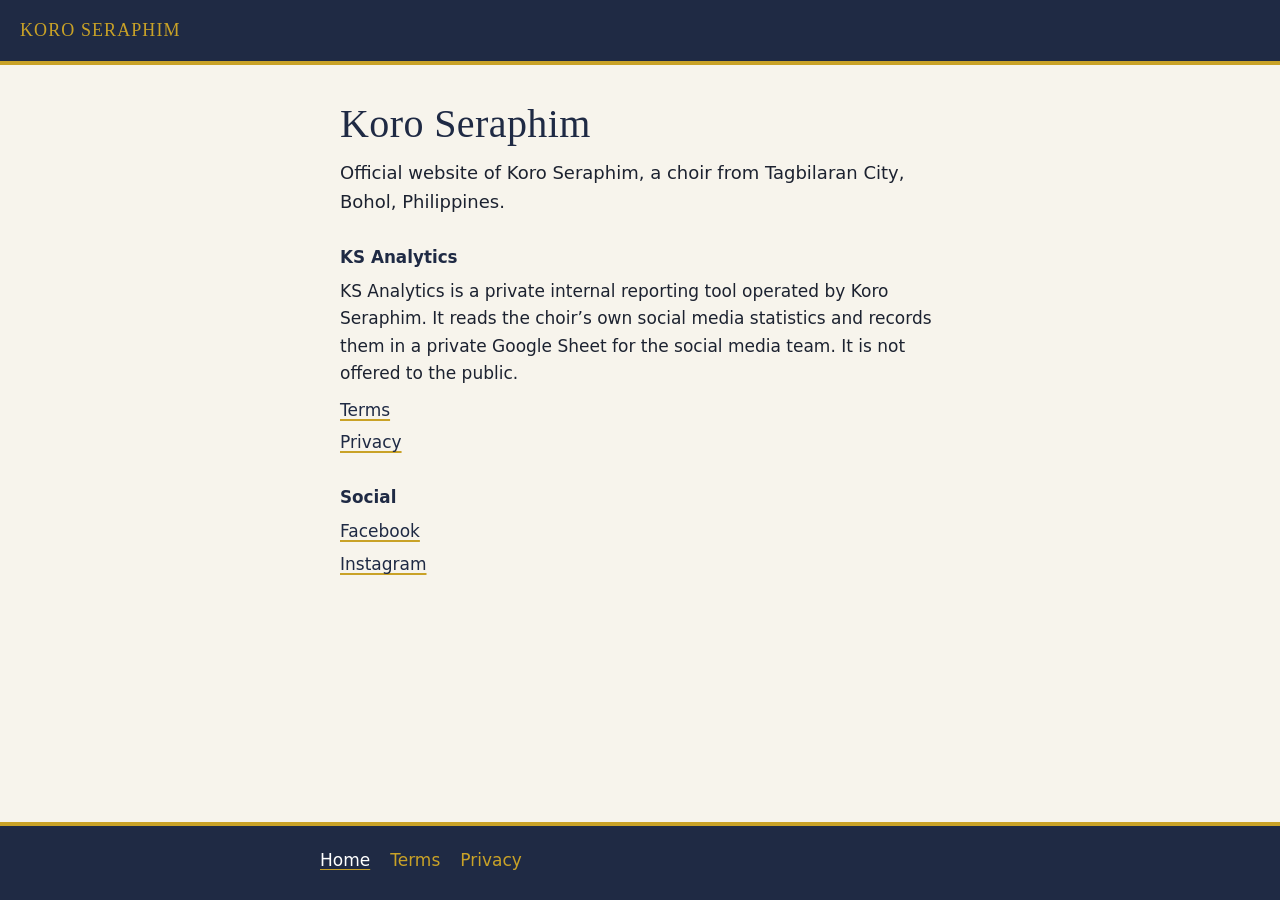
<file: index.html>
<!DOCTYPE html>
<html lang="en">
<head>
  <meta charset="utf-8">
  <meta name="viewport" content="width=device-width, initial-scale=1">
  <meta name="robots" content="noindex, nofollow">
  <title>Koro Seraphim</title>
  <meta name="description" content="Official website of Koro Seraphim, a choir from Tagbilaran City, Bohol, Philippines.">
  <link rel="stylesheet" href="styles.css">
</head>
<body>
  <header class="site-header">
    <a class="wordmark" href="index.html">Koro Seraphim</a>
  </header>

  <main>
    <h1>Koro Seraphim</h1>
    <p class="lede">Official website of Koro Seraphim, a choir from Tagbilaran City, Bohol, Philippines.</p>

    <section>
      <h2>KS Analytics</h2>
      <p>KS Analytics is a private internal reporting tool operated by Koro Seraphim. It reads the choir’s own social media statistics and records them in a private Google Sheet for the social media team. It is not offered to the public.</p>
      <ul class="links">
        <li><a href="terms.html">Terms</a></li>
        <li><a href="privacy.html">Privacy</a></li>
      </ul>
    </section>

    <section>
      <h2>Social</h2>
      <ul class="social">
        <li><a href="https://www.facebook.com/koroseraphim">Facebook</a></li>
        <li><a href="https://www.instagram.com/koroseraphimofficial/">Instagram</a></li>
      </ul>
    </section>
  </main>

  <footer class="site-footer">
    <nav aria-label="Site">
      <a href="index.html" aria-current="page">Home</a>
      <a href="terms.html">Terms</a>
      <a href="privacy.html">Privacy</a>
    </nav>
  </footer>
</body>
</html>
</file>
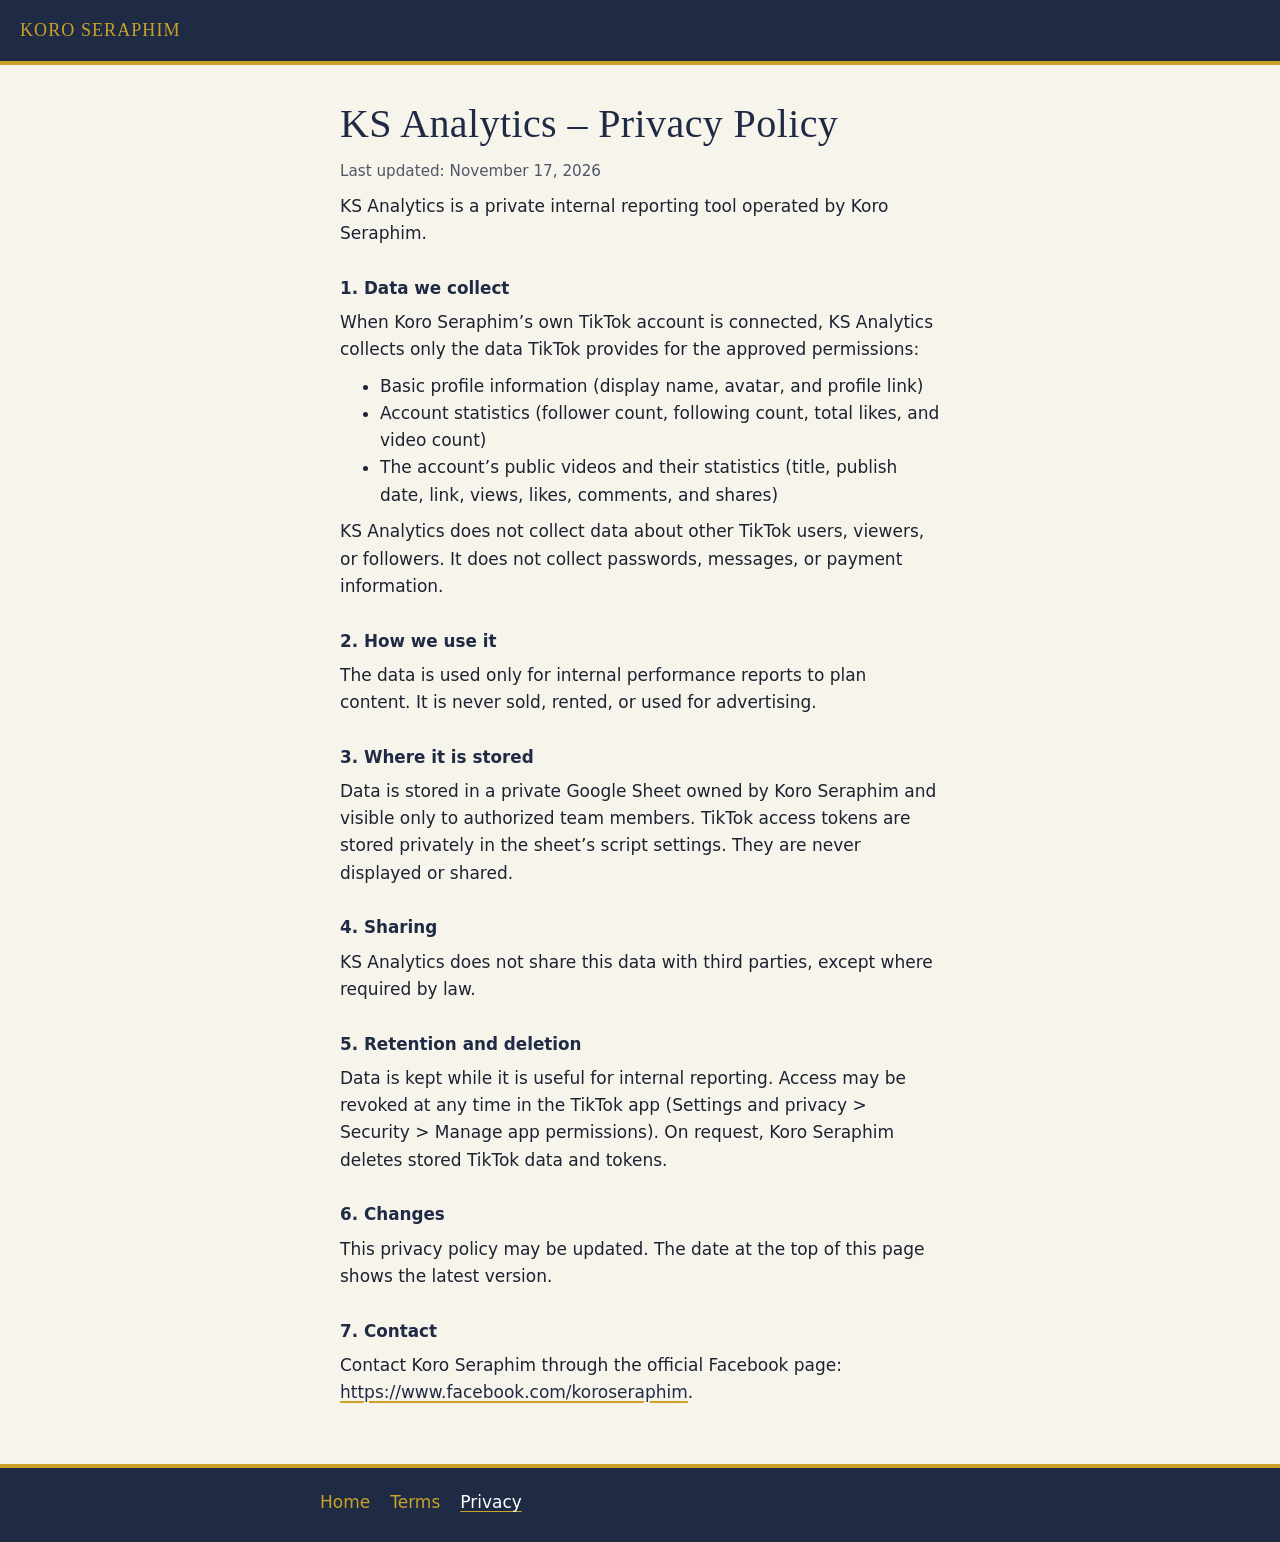
<file: privacy.html>
<!DOCTYPE html>
<html lang="en">
<head>
  <meta charset="utf-8">
  <meta name="viewport" content="width=device-width, initial-scale=1">
  <meta name="robots" content="noindex, nofollow">
  <title>KS Analytics – Privacy Policy · Koro Seraphim</title>
  <meta name="description" content="Privacy Policy for KS Analytics, a private internal reporting tool operated by Koro Seraphim.">
  <link rel="stylesheet" href="styles.css">
</head>
<body>
  <header class="site-header">
    <a class="wordmark" href="index.html">Koro Seraphim</a>
  </header>

  <main>
    <h1>KS Analytics – Privacy Policy</h1>
    <p class="updated">Last updated: November 17, 2026</p>
    <p>KS Analytics is a private internal reporting tool operated by Koro Seraphim.</p>

    <section>
      <h2>1. Data we collect</h2>
      <p>When Koro Seraphim’s own TikTok account is connected, KS Analytics collects only the data TikTok provides for the approved permissions:</p>
      <ul>
        <li>Basic profile information (display name, avatar, and profile link)</li>
        <li>Account statistics (follower count, following count, total likes, and video count)</li>
        <li>The account’s public videos and their statistics (title, publish date, link, views, likes, comments, and shares)</li>
      </ul>
      <p>KS Analytics does not collect data about other TikTok users, viewers, or followers. It does not collect passwords, messages, or payment information.</p>
    </section>

    <section>
      <h2>2. How we use it</h2>
      <p>The data is used only for internal performance reports to plan content. It is never sold, rented, or used for advertising.</p>
    </section>

    <section>
      <h2>3. Where it is stored</h2>
      <p>Data is stored in a private Google Sheet owned by Koro Seraphim and visible only to authorized team members. TikTok access tokens are stored privately in the sheet’s script settings. They are never displayed or shared.</p>
    </section>

    <section>
      <h2>4. Sharing</h2>
      <p>KS Analytics does not share this data with third parties, except where required by law.</p>
    </section>

    <section>
      <h2>5. Retention and deletion</h2>
      <p>Data is kept while it is useful for internal reporting. Access may be revoked at any time in the TikTok app (Settings and privacy &gt; Security &gt; Manage app permissions). On request, Koro Seraphim deletes stored TikTok data and tokens.</p>
    </section>

    <section>
      <h2>6. Changes</h2>
      <p>This privacy policy may be updated. The date at the top of this page shows the latest version.</p>
    </section>

    <section>
      <h2>7. Contact</h2>
      <p>Contact Koro Seraphim through the official Facebook page: <a href="https://www.facebook.com/koroseraphim">https://www.facebook.com/koroseraphim</a>.</p>
    </section>
  </main>

  <footer class="site-footer">
    <nav aria-label="Site">
      <a href="index.html">Home</a>
      <a href="terms.html">Terms</a>
      <a href="privacy.html" aria-current="page">Privacy</a>
    </nav>
  </footer>
</body>
</html>
</file>
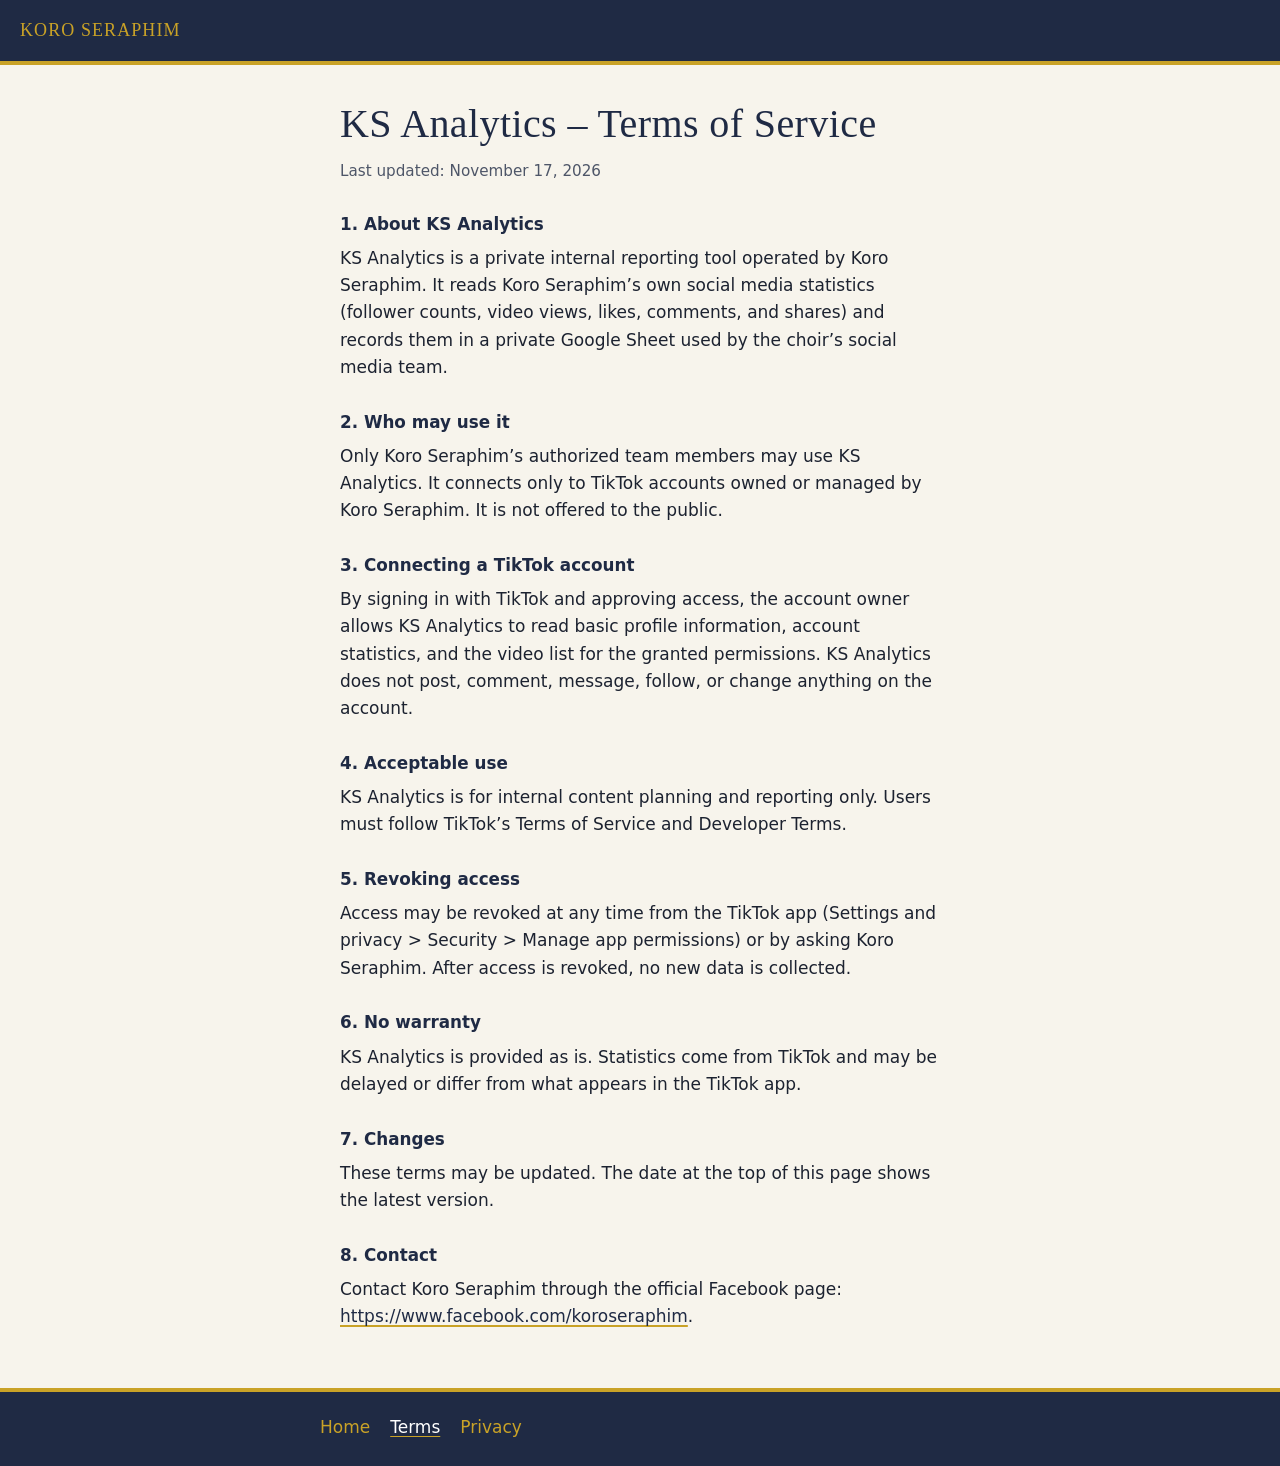
<file: terms.html>
<!DOCTYPE html>
<html lang="en">
<head>
  <meta charset="utf-8">
  <meta name="viewport" content="width=device-width, initial-scale=1">
  <meta name="robots" content="noindex, nofollow">
  <title>KS Analytics – Terms of Service · Koro Seraphim</title>
  <meta name="description" content="Terms of Service for KS Analytics, a private internal reporting tool operated by Koro Seraphim.">
  <link rel="stylesheet" href="styles.css">
</head>
<body>
  <header class="site-header">
    <a class="wordmark" href="index.html">Koro Seraphim</a>
  </header>

  <main>
    <h1>KS Analytics – Terms of Service</h1>
    <p class="updated">Last updated: November 17, 2026</p>

    <section>
      <h2>1. About KS Analytics</h2>
      <p>KS Analytics is a private internal reporting tool operated by Koro Seraphim. It reads Koro Seraphim’s own social media statistics (follower counts, video views, likes, comments, and shares) and records them in a private Google Sheet used by the choir’s social media team.</p>
    </section>

    <section>
      <h2>2. Who may use it</h2>
      <p>Only Koro Seraphim’s authorized team members may use KS Analytics. It connects only to TikTok accounts owned or managed by Koro Seraphim. It is not offered to the public.</p>
    </section>

    <section>
      <h2>3. Connecting a TikTok account</h2>
      <p>By signing in with TikTok and approving access, the account owner allows KS Analytics to read basic profile information, account statistics, and the video list for the granted permissions. KS Analytics does not post, comment, message, follow, or change anything on the account.</p>
    </section>

    <section>
      <h2>4. Acceptable use</h2>
      <p>KS Analytics is for internal content planning and reporting only. Users must follow TikTok’s Terms of Service and Developer Terms.</p>
    </section>

    <section>
      <h2>5. Revoking access</h2>
      <p>Access may be revoked at any time from the TikTok app (Settings and privacy &gt; Security &gt; Manage app permissions) or by asking Koro Seraphim. After access is revoked, no new data is collected.</p>
    </section>

    <section>
      <h2>6. No warranty</h2>
      <p>KS Analytics is provided as is. Statistics come from TikTok and may be delayed or differ from what appears in the TikTok app.</p>
    </section>

    <section>
      <h2>7. Changes</h2>
      <p>These terms may be updated. The date at the top of this page shows the latest version.</p>
    </section>

    <section>
      <h2>8. Contact</h2>
      <p>Contact Koro Seraphim through the official Facebook page: <a href="https://www.facebook.com/koroseraphim">https://www.facebook.com/koroseraphim</a>.</p>
    </section>
  </main>

  <footer class="site-footer">
    <nav aria-label="Site">
      <a href="index.html">Home</a>
      <a href="terms.html" aria-current="page">Terms</a>
      <a href="privacy.html">Privacy</a>
    </nav>
  </footer>
</body>
</html>
</file>
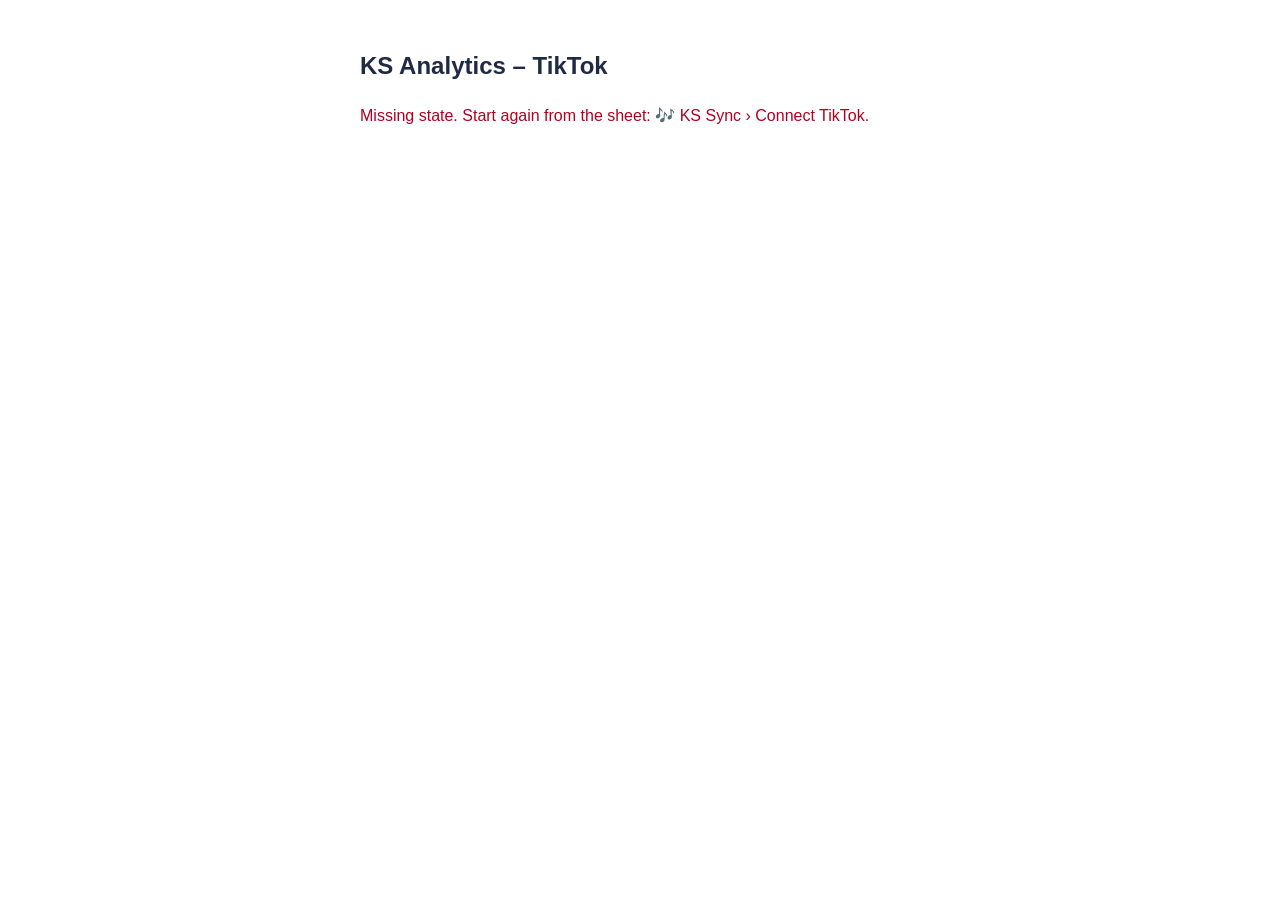
<file: tiktok-callback.html>
<!doctype html>
<html lang="en">
<head>
<meta charset="utf-8">
<meta name="viewport" content="width=device-width, initial-scale=1">
<meta name="referrer" content="no-referrer">
<meta name="robots" content="noindex">
<title>KS Analytics – Connecting TikTok…</title>
<style>
  body{font-family:Arial,Helvetica,sans-serif;max-width:560px;margin:48px auto;padding:0 16px;color:#1F2A44;line-height:1.5}
  .btn{display:inline-block;background:#000;color:#fff;padding:10px 18px;border-radius:6px;text-decoration:none;font-weight:bold}
  .err{color:#B00020}
</style>
</head>
<body>
<h2>KS Analytics – TikTok</h2>
<p id="msg">Finishing the TikTok connection…</p>
<p id="go" style="display:none"><a id="link" class="btn" href="#">Continue to KS Analytics</a></p>
<noscript><p class="err">Please enable JavaScript to finish connecting TikTok.</p></noscript>
<script>
(function () {
  // TikTok Login Kit redirects here with ?code=&scopes=&state= (or ?error=&error_description=&state=).
  // state = base64url(JSON {n: nonce, u: Apps Script /exec URL}), created by the KS sheet script.
  // This page only forwards those values to that Apps Script web app; it never stores or uses them.
  var msg = document.getElementById('msg');
  function fail(t) { msg.className = 'err'; msg.textContent = t; }
  var q = new URLSearchParams(window.location.search);
  var state = q.get('state') || '';
  if (!state) { fail('Missing state. Start again from the sheet: 🎶 KS Sync › Connect TikTok.'); return; }
  var target = '';
  try {
    var b64 = state.replace(/-/g, '+').replace(/_/g, '/');
    while (b64.length % 4) b64 += '=';
    var obj = JSON.parse(atob(b64));
    target = String(obj.u || '');
  } catch (e) { fail('Invalid state. Start again from the sheet: 🎶 KS Sync › Connect TikTok.'); return; }
  // Only forward to a Google Apps Script web app (/exec) URL.
  var ok = false;
  try {
    var t = new URL(target);
    ok = t.protocol === 'https:' && t.hostname === 'script.google.com' &&
         /^\/(a\/[^\/]+\/)?macros\/s\/[A-Za-z0-9_-]+\/exec$/.test(t.pathname) &&
         target.indexOf('https://script.google.com/') === 0;
  } catch (e2) { ok = false; }
  if (!ok) { fail('Unexpected destination – connection stopped for safety.'); return; }
  var out = new URLSearchParams();
  ['code', 'scopes', 'state', 'error', 'error_description'].forEach(function (k) {
    var v = q.get(k);
    if (v !== null) out.set(k, v);
  });
  var url = target + '?' + out.toString();
  var link = document.getElementById('link');
  link.href = url;
  document.getElementById('go').style.display = 'block';
  msg.textContent = q.get('error') ? 'TikTok returned an error – sending it to KS Analytics…' : 'Connected to TikTok – sending you to KS Analytics…';
  // Remove code from the address bar/history, then forward.
  try { window.history.replaceState(null, '', window.location.pathname); } catch (e3) {}
  window.location.replace(url);
})();
</script>
</body>
</html>
</file>
<file: styles.css>
:root {
  --navy: #1f2a44;
  --gold: #c9a227;
  --paper: #f7f4ec;
  --ink: #1c2230;
  --muted: #4e5668;
}

* {
  box-sizing: border-box;
}

html {
  -webkit-text-size-adjust: 100%;
}

body {
  margin: 0;
  min-height: 100vh;
  display: flex;
  flex-direction: column;
  font-family: "Segoe UI", system-ui, sans-serif;
  font-size: 1.0625rem;
  line-height: 1.6;
  color: var(--ink);
  background: var(--paper);
}

.site-header {
  background: var(--navy);
  border-bottom: 4px solid var(--gold);
  padding: 1rem 1.25rem;
}

.wordmark {
  color: var(--gold);
  font-family: Georgia, "Times New Roman", serif;
  font-size: 1.125rem;
  letter-spacing: 0.06em;
  text-decoration: none;
  text-transform: uppercase;
}

.wordmark:hover {
  color: #fff;
}

main {
  flex: 1;
  width: 100%;
  max-width: 40rem;
  margin: 0 auto;
  padding: 2.25rem 1.25rem 3rem;
}

h1 {
  margin: 0 0 0.75rem;
  color: var(--navy);
  font-family: Georgia, "Times New Roman", serif;
  font-size: clamp(1.85rem, 5vw, 2.5rem);
  font-weight: normal;
  letter-spacing: 0.01em;
  line-height: 1.15;
}

h2 {
  margin: 1.85rem 0 0.4rem;
  color: var(--navy);
  font-size: 1.05rem;
  line-height: 1.35;
}

p,
ul {
  margin: 0.6rem 0;
}

.lede {
  margin-top: 0;
  font-size: 1.125rem;
}

.updated {
  margin-top: 0;
  color: var(--muted);
  font-size: 0.95rem;
}

a {
  color: var(--navy);
  overflow-wrap: anywhere;
}

main a {
  text-decoration-color: var(--gold);
  text-decoration-thickness: 2px;
  text-underline-offset: 0.15em;
}

a:hover {
  color: #7a6114;
}

.links,
.social {
  padding: 0;
  list-style: none;
}

.links li,
.social li {
  margin: 0.35rem 0;
}

.site-footer {
  background: var(--navy);
  border-top: 4px solid var(--gold);
  padding: 1rem 1.25rem 1.25rem;
}

.site-footer nav {
  display: flex;
  flex-wrap: wrap;
  gap: 0.35rem 1.25rem;
  max-width: 40rem;
  margin: 0 auto;
}

.site-footer a {
  color: var(--gold);
  display: inline-block;
  padding: 0.35rem 0;
  text-decoration: none;
}

.site-footer a:hover,
.site-footer a[aria-current="page"] {
  color: #fff;
  text-decoration: underline;
  text-decoration-color: var(--gold);
  text-underline-offset: 0.2em;
}
</file>
